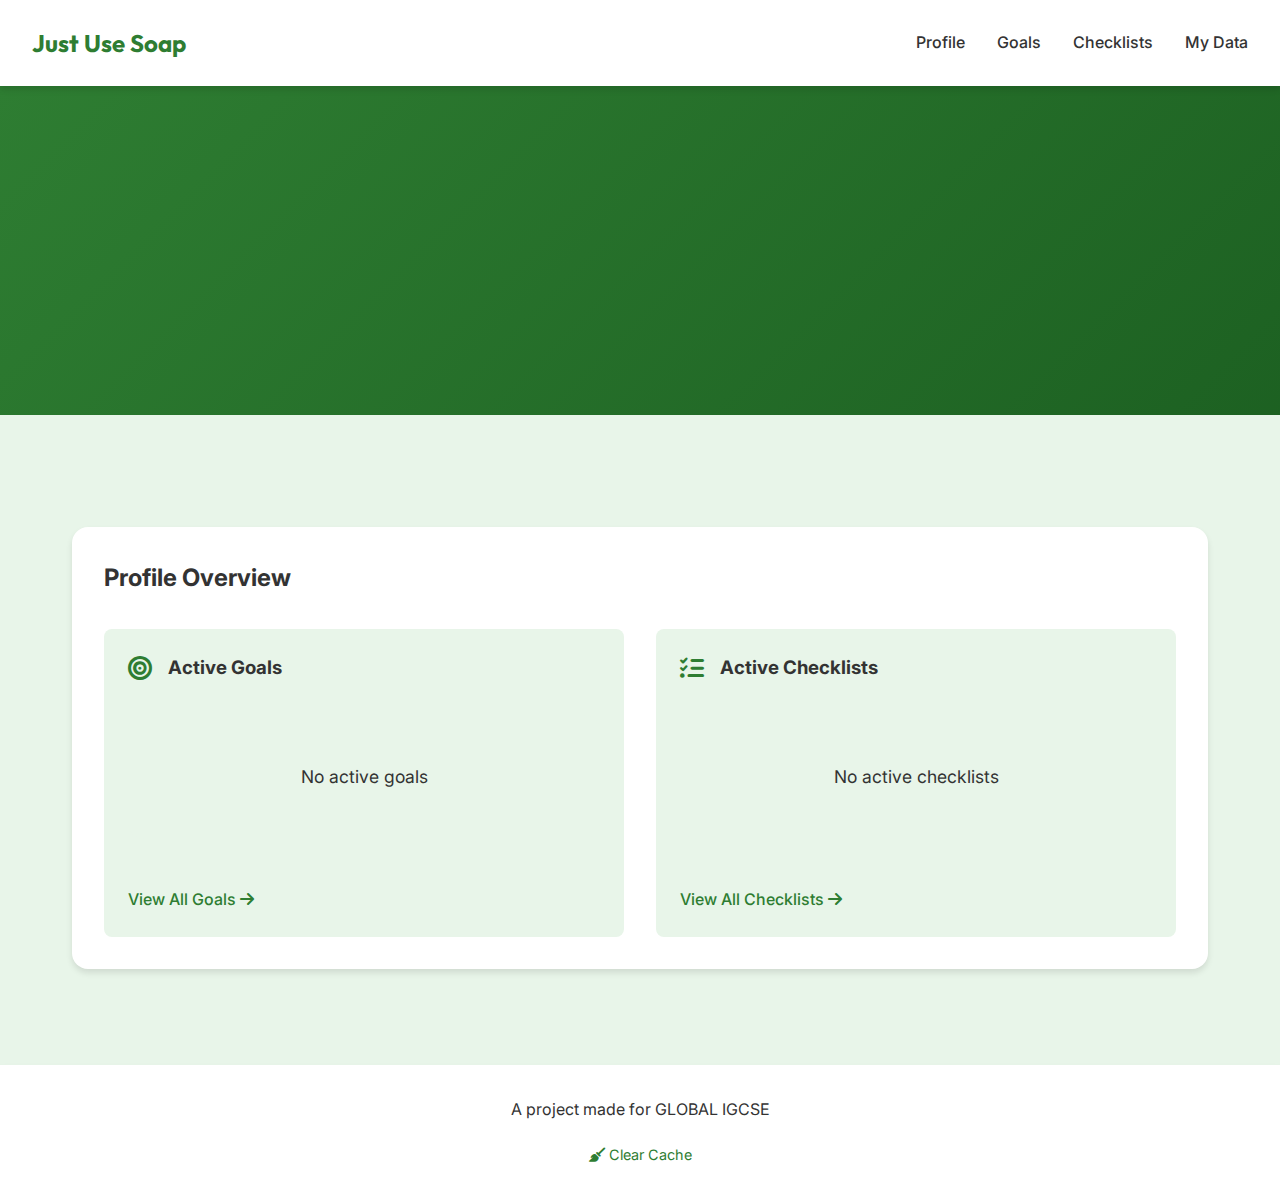
<file: index.html>
<!DOCTYPE html>
<html lang="en">
<head>
    <meta charset="UTF-8">
    <meta name="viewport" content="width=device-width, initial-scale=1.0">
    <title>Just Use Soap</title>
    <link href="https://fonts.googleapis.com/css2?family=Outfit:wght@600;700&display=swap" rel="stylesheet">
    <link href="https://fonts.googleapis.com/css2?family=Inter:wght@400;500;700;800&display=swap" rel="stylesheet">
    <link rel="stylesheet" href="https://cdnjs.cloudflare.com/ajax/libs/font-awesome/6.5.1/css/all.min.css">
    <link rel="stylesheet" href="styles.css">
</head>
<body>
    <nav>
        <a href="index.html" class="logo">Just Use Soap</a>
        <ul>
            <li><a href="index.html#profile">Profile</a></li>
            <li><a href="goals.html">Goals</a></li>
            <li><a href="checklists.html">Checklists</a></li>
            <li><a href="data.html">My Data</a></li>
        </ul>
    </nav>

    <header class="hero">
        <h1>Clean Living Starts Here</h1>
        <p>Simple. Effective. Just Use Soap.</p>
    </header>

    <main>
        <section id="profile" class="profile-section">
            <div class="profile-container">
                <h2>Profile Overview</h2>
                <div class="overview-grid">
                    <div class="overview-card">
                        <div class="card-header">
                            <i class="fas fa-bullseye"></i>
                            <h3>Active Goals</h3>
                        </div>
                        <div id="goals-overview" class="card-content">
                            <!-- Goals will be dynamically added here -->
                        </div>
                        <a href="goals.html" class="view-all">
                            View All Goals <i class="fas fa-arrow-right"></i>
                        </a>
                    </div>

                    <div class="overview-card">
                        <div class="card-header">
                            <i class="fas fa-list-check"></i>
                            <h3>Active Checklists</h3>
                        </div>
                        <div id="checklists-overview" class="card-content">
                            <!-- Checklists will be dynamically added here -->
                        </div>
                        <a href="checklists.html" class="view-all">
                            View All Checklists <i class="fas fa-arrow-right"></i>
                        </a>
                    </div>
                </div>
            </div>
        </section>
    </main>

    <footer>
        <p>A project made for GLOBAL IGCSE</p>
        <button id="clear-cache" class="clear-cache-btn">
            <i class="fas fa-broom"></i> Clear Cache
        </button>
    </footer>

    <script src="script.js"></script>
    <script src="footer.js"></script>
</body>
</html>
</file>
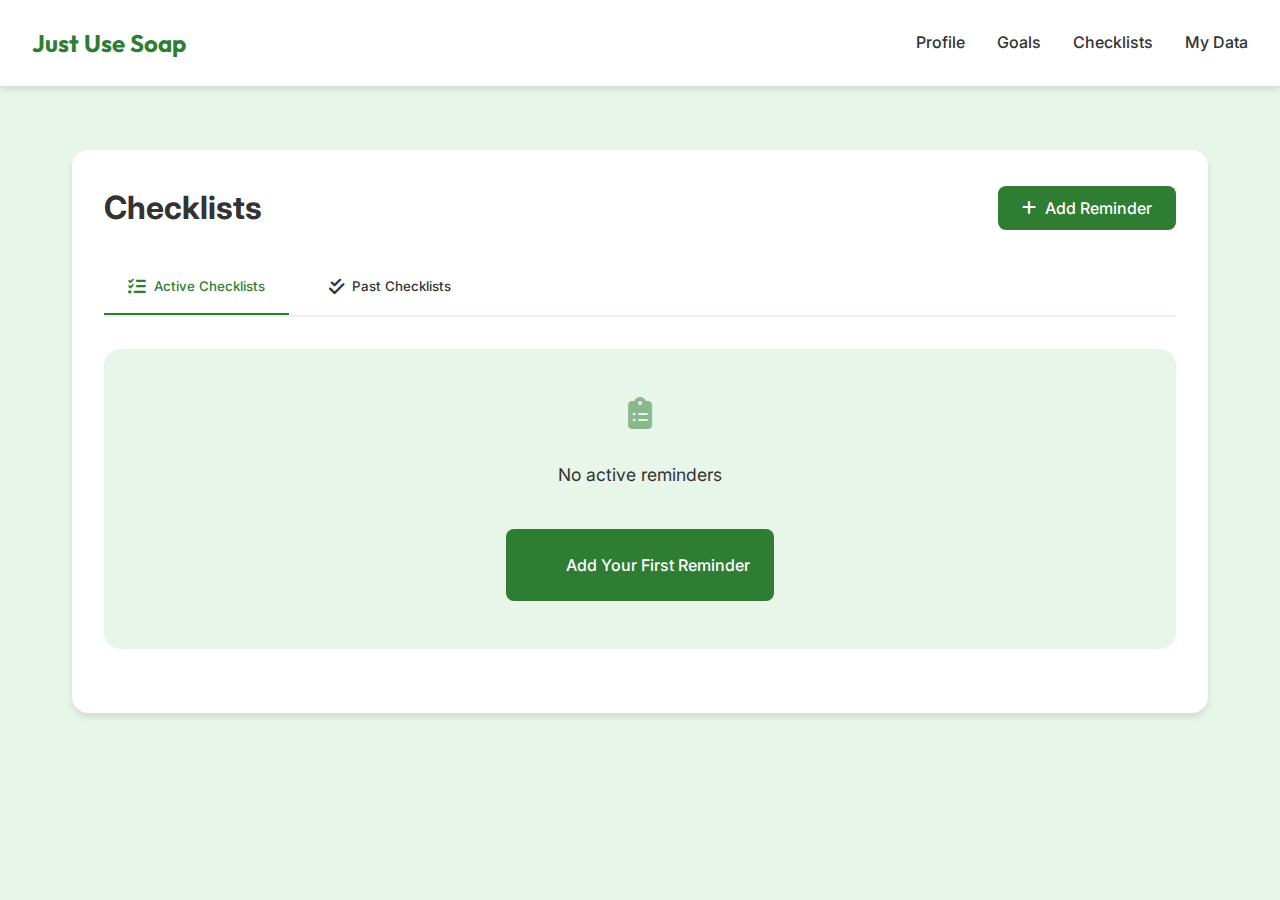
<file: checklists.html>
<!DOCTYPE html>
<html lang="en">
<head>
    <meta charset="UTF-8">
    <meta name="viewport" content="width=device-width, initial-scale=1.0">
    <title>Checklists - Just Use Soap</title>
    <link href="https://fonts.googleapis.com/css2?family=Outfit:wght@600;700&display=swap" rel="stylesheet">
    <link href="https://fonts.googleapis.com/css2?family=Inter:wght@400;500;700;800&display=swap" rel="stylesheet">
    <link rel="stylesheet" href="https://cdnjs.cloudflare.com/ajax/libs/font-awesome/6.5.1/css/all.min.css">
    <link rel="stylesheet" href="styles.css">
</head>
<body>
    <nav>
        <a href="index.html" class="logo">Just Use Soap</a>
        <ul>
            <li><a href="index.html#profile">Profile</a></li>
            <li><a href="goals.html">Goals</a></li>
            <li><a href="checklists.html">Checklists</a></li>
            <li><a href="data.html">My Data</a></li>
        </ul>
    </nav>

    <main>
        <section id="checklists" class="checklist-page">
            <div class="checklist-header">
                <h1>Checklists</h1>
                <button id="add-reminder" class="btn-primary animate-button">
                    <i class="fas fa-plus"></i> Add Reminder
                </button>
            </div>

            <div class="checklist-tabs">
                <button class="tab-btn active" data-tab="active">
                    <i class="fas fa-list-check"></i>
                    Active Checklists
                </button>
                <button class="tab-btn" data-tab="past">
                    <i class="fas fa-check-double"></i>
                    Past Checklists
                </button>
            </div>

            <div class="tab-content active" id="active-checklists">
                <div id="checklist-container"></div>
            </div>

            <div class="tab-content" id="past-checklists">
                <div id="past-checklist-container"></div>
            </div>

            <!-- Add Reminder Modal -->
            <div id="reminder-modal" class="modal">
                <div class="modal-content">
                    <div class="modal-header">
                        <h3>Add New Reminder</h3>
                        <button class="close-modal" id="close-reminder-modal">
                            <i class="fas fa-times"></i>
                        </button>
                    </div>
                    <form id="reminder-form">
                        <div class="form-group">
                            <label for="task-name">Task Name</label>
                            <input type="text" id="task-name" placeholder="Enter task name" required>
                        </div>

                        <div class="form-group">
                            <label for="frequency">Times Per Day</label>
                            <input type="number" id="frequency" min="1" value="1" required>
                        </div>

                        <div class="form-row">
                            <div class="form-group">
                                <label for="start-date">Start Date</label>
                                <input type="date" id="start-date" required>
                            </div>

                            <div class="form-group">
                                <label for="end-date">End Date</label>
                                <input type="date" id="end-date" required>
                            </div>
                        </div>
                        
                        <div class="form-actions">
                            <button type="button" class="btn-secondary" id="cancel-reminder">Cancel</button>
                            <button type="submit" class="btn-primary">Create Reminder</button>
                        </div>
                    </form>
                </div>
            </div>
        </section>
    </main>

    <script src="checklist.js"></script>
</body>
</html>
</file>
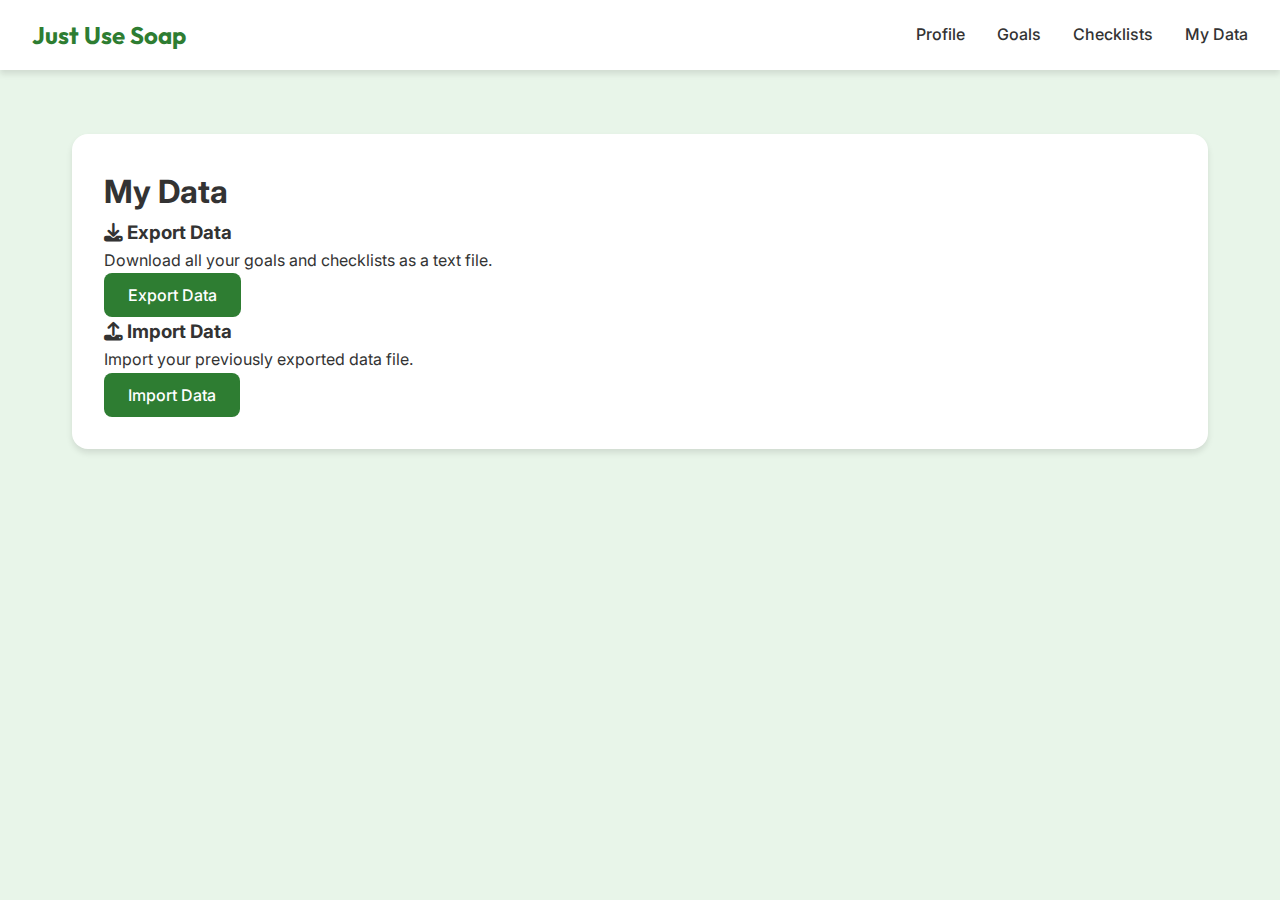
<file: data.html>
<!DOCTYPE html>
<html lang="en">
<head>
    <meta charset="UTF-8">
    <meta name="viewport" content="width=device-width, initial-scale=1.0">
    <title>My Data - Just Use Soap</title>
    <link href="https://fonts.googleapis.com/css2?family=Outfit:wght@600;700&display=swap" rel="stylesheet">
    <link href="https://fonts.googleapis.com/css2?family=Inter:wght@400;500;700;800&display=swap" rel="stylesheet">
    <link rel="stylesheet" href="https://cdnjs.cloudflare.com/ajax/libs/font-awesome/6.5.1/css/all.min.css">
    <link rel="stylesheet" href="styles.css">
</head>
<body>
    <nav>
        <div class="logo">Just Use Soap</div>
        <ul>
            <li><a href="index.html#profile">Profile</a></li>
            <li><a href="goals.html">Goals</a></li>
            <li><a href="checklists.html">Checklists</a></li>
            <li><a href="data.html">My Data</a></li>
        </ul>
    </nav>

    <main>
        <section class="data-section">
            <div class="data-container">
                <h1>My Data</h1>
                <div class="data-actions">
                    <div class="action-card">
                        <h3><i class="fas fa-download"></i> Export Data</h3>
                        <p>Download all your goals and checklists as a text file.</p>
                        <button id="export-btn" class="btn-primary">Export Data</button>
                    </div>
                    
                    <div class="action-card">
                        <h3><i class="fas fa-upload"></i> Import Data</h3>
                        <p>Import your previously exported data file.</p>
                        <input type="file" id="import-input" accept=".txt" style="display: none;">
                        <button id="import-btn" class="btn-primary">Import Data</button>
                    </div>
                </div>
            </div>
        </section>
    </main>

    <script src="data.js"></script>
</body>
</html>
</file>
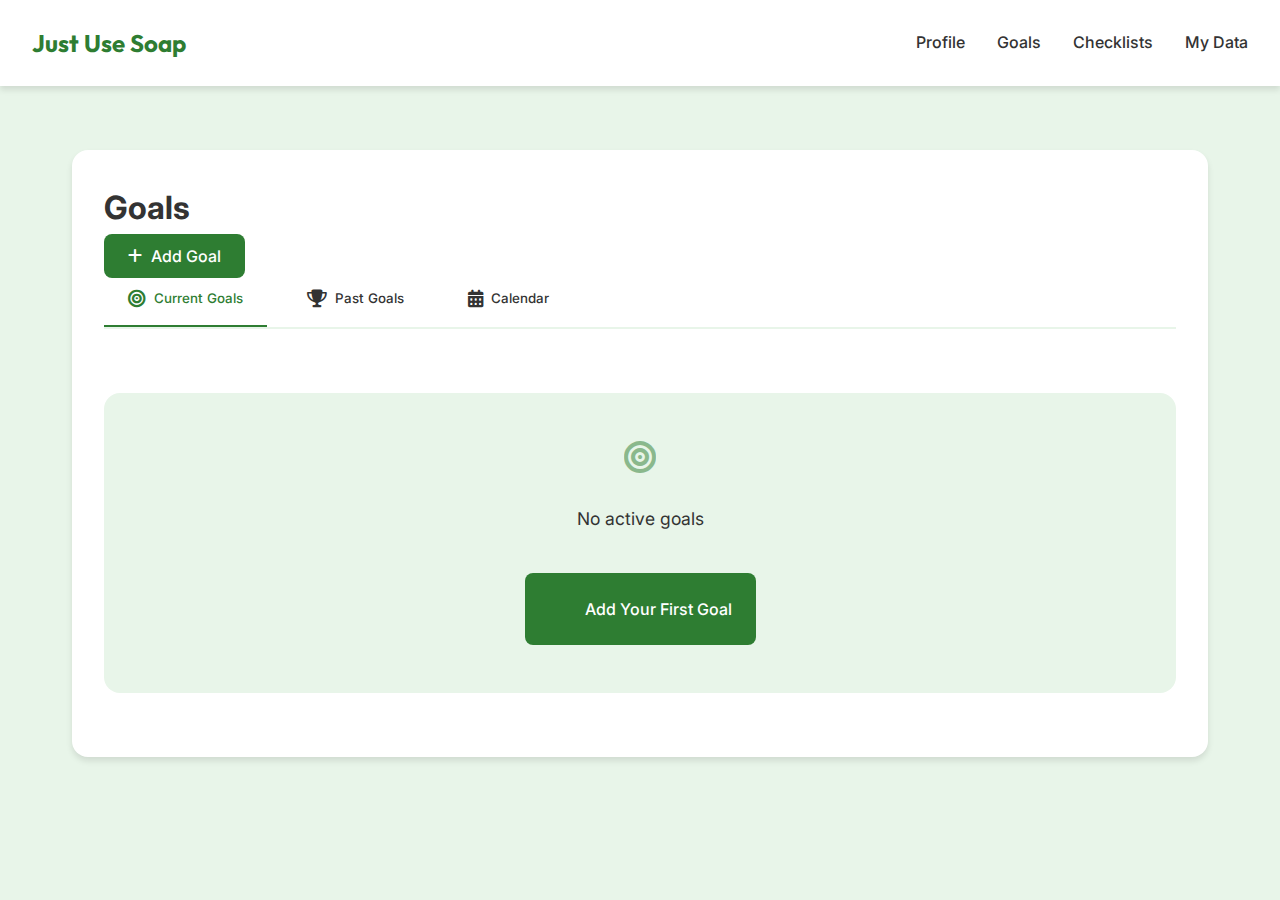
<file: goals.html>
<!DOCTYPE html>
<html lang="en">
<head>
    <meta charset="UTF-8">
    <meta name="viewport" content="width=device-width, initial-scale=1.0">
    <title>Goals - Just Use Soap</title>
    <link href="https://fonts.googleapis.com/css2?family=Outfit:wght@600;700&display=swap" rel="stylesheet">
    <link href="https://fonts.googleapis.com/css2?family=Inter:wght@400;500;700;800&display=swap" rel="stylesheet">
    <link rel="stylesheet" href="https://cdnjs.cloudflare.com/ajax/libs/font-awesome/6.5.1/css/all.min.css">
    <link rel="stylesheet" href="styles.css">
</head>
<body>
    <nav>
        <a href="index.html" class="logo">Just Use Soap</a>
        <ul>
            <li><a href="index.html#profile">Profile</a></li>
            <li><a href="goals.html">Goals</a></li>
            <li><a href="checklists.html">Checklists</a></li>
            <li><a href="data.html">My Data</a></li>
        </ul>
    </nav>

    <main>
        <section id="goals" class="goals-page">
            <div class="goals-header">
                <h1>Goals</h1>
                <button id="add-goal" class="btn-primary animate-button">
                    <i class="fas fa-plus"></i> Add Goal
                </button>
            </div>
            
            <div class="goals-tabs">
                <button class="tab-btn active" data-tab="current">
                    <i class="fas fa-bullseye"></i>
                    Current Goals
                </button>
                <button class="tab-btn" data-tab="past">
                    <i class="fas fa-trophy"></i>
                    Past Goals
                </button>
                <button class="tab-btn" data-tab="calendar">
                    <i class="fas fa-calendar-alt"></i>
                    Calendar
                </button>
            </div>

            <div class="goals-content">
                <div id="current-goals" class="tab-content active">
                    <div id="current-goals-container" class="goals-grid">
                        <!-- Current goals will be displayed here -->
                    </div>
                </div>
                
                <div id="past-goals" class="tab-content">
                    <div id="past-goals-container" class="goals-grid">
                        <!-- Past goals will be displayed here -->
                    </div>
                </div>

                <div id="calendar-goals" class="tab-content">
                    <div class="calendar-controls">
                        <button class="btn-secondary" id="prev-month">
                            <i class="fas fa-chevron-left"></i>
                        </button>
                        <h2 id="calendar-month">Month Year</h2>
                        <button class="btn-secondary" id="next-month">
                            <i class="fas fa-chevron-right"></i>
                        </button>
                    </div>
                    <div class="calendar-grid">
                        <div class="calendar-header">
                            <div>Sun</div>
                            <div>Mon</div>
                            <div>Tue</div>
                            <div>Wed</div>
                            <div>Thu</div>
                            <div>Fri</div>
                            <div>Sat</div>
                        </div>
                        <div id="calendar-days" class="calendar-days">
                            <!-- Calendar days will be generated here -->
                        </div>
                    </div>
                </div>
            </div>
        </section>

        <!-- Add Goal Modal -->
        <div id="goal-modal" class="modal">
            <div class="modal-content">
                <div class="modal-header">
                    <h3>Create New Goal</h3>
                    <button class="close-modal" id="close-modal">
                        <i class="fas fa-times"></i>
                    </button>
                </div>
                <form id="goal-form">
                    <div class="form-group">
                        <label for="goal-type">Goal Type</label>
                        <select id="goal-type" required>
                            <option value="weight">Weight Goal</option>
                            <option value="skin">Skin Care</option>
                            <option value="hair">Hair Growth</option>
                            <option value="exercise">Exercise</option>
                            <option value="nutrition">Nutrition</option>
                            <option value="sleep">Sleep</option>
                            <option value="meditation">Meditation</option>
                            <option value="reading">Reading</option>
                            <option value="learning">Learning</option>
                            <option value="custom">Custom Goal</option>
                        </select>
                    </div>

                    <div class="form-group">
                        <label for="goal-title">Goal Title</label>
                        <input type="text" id="goal-title" placeholder="Enter your goal title" required>
                    </div>
                    
                    <div class="form-row">
                        <div class="form-group">
                            <label for="current-value">Current Value</label>
                            <input type="number" id="current-value" step="0.01" required>
                        </div>

                        <div class="form-group">
                            <label for="target-value">Target Value</label>
                            <input type="number" id="target-value" step="0.01" required>
                        </div>

                        <div class="form-group">
                            <label for="unit">Unit</label>
                            <input type="text" id="unit" placeholder="kg, cm, etc." required>
                        </div>
                    </div>

                    <div class="form-group">
                        <label for="due-date">Due Date</label>
                        <input type="date" id="due-date" required>
                    </div>

                    <div class="form-group">
                        <label for="notes">Notes (Optional)</label>
                        <textarea id="notes" rows="3" placeholder="Add any additional notes about your goal"></textarea>
                    </div>
                    
                    <div class="form-actions">
                        <button type="button" class="btn-secondary" id="cancel-goal">Cancel</button>
                        <button type="submit" class="btn-primary">Create Goal</button>
                    </div>
                </form>
            </div>
        </div>

        <!-- Add Progress Modal -->
        <div id="progress-modal" class="modal">
            <div class="modal-content">
                <div class="modal-header">
                    <h3>Add Progress for <span id="selected-date"></span></h3>
                    <button class="close-modal" id="close-progress-modal">
                        <i class="fas fa-times"></i>
                    </button>
                </div>
                <form id="progress-form">
                    <div class="form-group">
                        <label for="progress-image">Progress Image</label>
                        <input type="file" id="progress-image" accept="image/*" required>
                        <div id="image-preview" class="image-preview"></div>
                    </div>
                    
                    <div class="form-group">
                        <label for="progress-notes">Notes</label>
                        <textarea id="progress-notes" rows="3" placeholder="Add notes about your progress"></textarea>
                    </div>

                    <div class="form-group">
                        <label for="progress-goal">Related Goal (Optional)</label>
                        <select id="progress-goal">
                            <option value="">Select a goal</option>
                            <!-- Active goals will be populated here -->
                        </select>
                    </div>
                    
                    <div class="form-actions">
                        <button type="button" class="btn-secondary" id="cancel-progress">Cancel</button>
                        <button type="submit" class="btn-primary">Save Progress</button>
                    </div>
                </form>
            </div>
        </div>
    </main>

    <script src="goals.js"></script>
</body>
</html>
</file>
<file: styles.css>
:root {
    --primary-green: #2e7d32;
    --light-green: #e8f5e9;
    --dark: #333333;
    --text-green: #1b5e20;
    --white: #ffffff;
    --shadow: 0 4px 6px rgba(0, 0, 0, 0.1);
    --hover-shadow: 0 8px 15px rgba(0, 0, 0, 0.15);
    --transition-speed: 0.3s;
}

* {
    margin: 0;
    padding: 0;
    box-sizing: border-box;
    font-family: 'Inter', 'Segoe UI', sans-serif;
}

html {
    overflow-x: hidden;
}

body {
    background-color: var(--light-green);
    color: var(--dark);
    line-height: 1.6;
    min-height: 100vh;
    overflow-x: hidden;
    position: relative;
}

/* Main Content Layout */
main {
    max-width: 1200px;
    margin: 0 auto;
    padding: 2rem;
    position: relative;
    z-index: 1;
    animation: fadeIn 0.5s ease-out;
}

/* Navigation */
nav {
    background-color: var(--white);
    padding: 1rem 2rem;
    box-shadow: var(--shadow);
    display: flex;
    justify-content: space-between;
    align-items: center;
    position: sticky;
    top: 0;
    z-index: 100;
    transition: transform var(--transition-speed), box-shadow var(--transition-speed);
    width: 100%;
}

nav.scroll-up {
    transform: translateY(0);
}

nav.scroll-down {
    transform: translateY(-100%);
}

.logo {
    color: var(--primary-green);
    font-family: 'Outfit', sans-serif;
    font-weight: 700;
    font-size: 1.5rem;
    text-decoration: none;
    transition: transform var(--transition-speed);
}

.logo:hover {
    transform: scale(1.05);
}

nav ul {
    display: flex;
    gap: 2rem;
    list-style: none;
    margin: 0;
    padding: 0;
}

nav a {
    color: var(--dark);
    text-decoration: none;
    font-weight: 500;
    transition: all var(--transition-speed);
    position: relative;
    padding: 0.5rem 0;
}

nav a::after {
    content: '';
    position: absolute;
    width: 0;
    height: 2px;
    bottom: 0;
    left: 0;
    background-color: var(--primary-green);
    transition: width var(--transition-speed);
}

nav a:hover::after {
    width: 100%;
}

/* Hero Section */
.hero {
    background-color: var(--primary-green);
    color: var(--white);
    text-align: center;
    padding: 6rem 2rem;
    position: relative;
    overflow: hidden;
    margin-bottom: 3rem;
}

.hero::before {
    content: '';
    position: absolute;
    top: 0;
    left: 0;
    right: 0;
    bottom: 0;
    background: linear-gradient(135deg, rgba(46, 125, 50, 0.9), rgba(27, 94, 32, 0.9));
    z-index: 1;
}

.hero > * {
    position: relative;
    z-index: 2;
}

.hero h1 {
    font-family: 'Outfit', sans-serif;
    font-size: clamp(2rem, 5vw, 3.5rem);
    margin-bottom: 1rem;
    opacity: 0;
    transform: translateY(20px);
    animation: fadeInUp 0.8s forwards;
}

.hero p {
    font-size: clamp(1rem, 2vw, 1.2rem);
    opacity: 0;
    transform: translateY(20px);
    animation: fadeInUp 0.8s 0.2s forwards;
}

/* Profile Overview */
.profile-overview {
    margin-bottom: 2rem;
}

/* Cards and Sections */
.profile-section, .goals-page, .checklist-page, .data-section {
    background-color: var(--white);
    border-radius: 1rem;
    padding: 2rem;
    margin-top: 2rem;
    box-shadow: var(--shadow);
    transition: transform var(--transition-speed), box-shadow var(--transition-speed);
    position: relative;
    z-index: 2;
}

.overview-grid {
    display: grid;
    grid-template-columns: repeat(auto-fit, minmax(300px, 1fr));
    gap: 2rem;
    margin-top: 2rem;
}

.overview-card {
    background-color: var(--light-green);
    border-radius: 0.5rem;
    padding: 1.5rem;
    transition: all var(--transition-speed);
    position: relative;
    overflow: hidden;
    height: 100%;
}

.card-header {
    display: flex;
    align-items: center;
    gap: 1rem;
    margin-bottom: 1rem;
}

.card-header i {
    color: var(--primary-green);
    font-size: 1.5rem;
}

.overview-item {
    display: flex;
    align-items: center;
    gap: 1rem;
    padding: 1rem 0;
    border-bottom: 1px solid rgba(0, 0, 0, 0.1);
}

.view-all {
    display: inline-block;
    margin-top: 1rem;
    color: var(--primary-green);
    text-decoration: none;
    font-weight: 500;
}

/* Buttons */
.btn-primary {
    background-color: var(--primary-green);
    color: var(--white);
    border: none;
    display: inline-flex;
    align-items: center;
    justify-content: center;
    gap: 0.5rem;
    font-size: 1rem;
}

.btn-secondary {
    background-color: transparent;
    color: var(--dark);
    border: 1px solid var(--dark);
    display: inline-flex;
    align-items: center;
    justify-content: center;
    gap: 0.5rem;
    font-size: 1rem;
}

.btn-primary, .btn-secondary {
    padding: 0.75rem 1.5rem;
    border-radius: 0.5rem;
    cursor: pointer;
    font-weight: 500;
    transition: all var(--transition-speed);
    position: relative;
    overflow: hidden;
    z-index: 1;
    text-decoration: none;
}

.btn-primary:hover {
    background-color: var(--text-green);
    transform: translateY(-2px);
    box-shadow: var(--shadow);
}

.btn-secondary:hover {
    background-color: var(--dark);
    color: var(--white);
    transform: translateY(-2px);
    box-shadow: var(--shadow);
}

/* Checklist Styles */
.checklist-page {
    background-color: var(--white);
    border-radius: 1rem;
    padding: 2rem;
    margin-top: 2rem;
    box-shadow: var(--shadow);
}

.checklist-header {
    display: flex;
    justify-content: space-between;
    align-items: center;
    margin-bottom: 2rem;
}

.checklist-tabs {
    display: flex;
    gap: 1rem;
    margin-bottom: 2rem;
    border-bottom: 2px solid var(--light-green);
    padding-bottom: 0.5rem;
}

.checklist-item {
    background-color: var(--light-green);
    border-radius: 0.5rem;
    padding: 1.5rem;
    margin-bottom: 1rem;
    display: flex;
    justify-content: space-between;
    align-items: center;
    transition: all var(--transition-speed);
}

.checklist-item:hover {
    transform: translateY(-2px);
    box-shadow: var(--shadow);
}

.checklist-circle {
    width: 40px;
    height: 40px;
    border-radius: 50%;
    border: 2px solid var(--primary-green);
    margin-right: 1rem;
    cursor: pointer;
    position: relative;
    flex-shrink: 0;
    transition: all var(--transition-speed);
}

.checklist-circle.filling::before {
    content: '';
    position: absolute;
    top: 50%;
    left: 50%;
    transform: translate(-50%, -50%);
    width: calc(100% * var(--fill-percent, 0) / 100);
    height: calc(100% * var(--fill-percent, 0) / 100);
    background-color: var(--primary-green);
    border-radius: 50%;
    transition: all var(--transition-speed);
}

.checklist-circle.completed {
    background-color: var(--primary-green);
}

.checklist-circle:hover {
    transform: scale(1.1);
}

.checklist-item h4 {
    font-size: 1.1rem;
    margin-bottom: 0.5rem;
    color: var(--dark);
}

.checklist-item p {
    color: var(--text-green);
    font-size: 0.9rem;
    margin-bottom: 0.25rem;
}

.checklist-item .status {
    display: inline-block;
    padding: 0.25rem 0.5rem;
    border-radius: 1rem;
    font-size: 0.8rem;
    font-weight: 500;
    margin-top: 0.5rem;
}

.checklist-item .status.completed {
    background-color: var(--primary-green);
    color: var(--white);
}

.checklist-item .status.expired {
    background-color: #ffebee;
    color: #d32f2f;
}

/* Form Row */
.form-row {
    display: grid;
    grid-template-columns: repeat(auto-fit, minmax(200px, 1fr));
    gap: 1rem;
    margin-bottom: 1.5rem;
}

/* Empty States */
.empty-message {
    text-align: center;
    padding: 3rem 2rem;
    background-color: var(--light-green);
    border-radius: 1rem;
    margin: 2rem 0;
}

.empty-message i {
    font-size: 2.5rem;
    color: var(--primary-green);
    margin-bottom: 1rem;
}

.empty-message p {
    font-size: 1.1rem;
    color: var(--dark);
    margin-bottom: 1.5rem;
}

/* Responsive Styles */
@media (max-width: 768px) {
    .checklist-page {
        padding: 1rem;
    }

    .checklist-header {
        flex-direction: column;
        gap: 1rem;
        text-align: center;
    }

    .checklist-tabs {
        overflow-x: auto;
        padding-bottom: 1rem;
    }

    .form-row {
        grid-template-columns: 1fr;
    }

    .checklist-item {
        flex-direction: column;
        text-align: center;
        gap: 1rem;
    }

    .checklist-circle {
        margin-right: 0;
        margin-bottom: 0.5rem;
    }
}

/* Modal Styles */
.modal {
    display: none;
    position: fixed;
    top: 0;
    left: 0;
    width: 100%;
    height: 100%;
    background-color: rgba(0, 0, 0, 0.5);
    z-index: 1000;
    opacity: 0;
    visibility: hidden;
    transition: all var(--transition-speed);
}

.modal.active {
    opacity: 1;
    visibility: visible;
    display: flex;
    align-items: center;
    justify-content: center;
}

.modal-content {
    background-color: var(--white);
    padding: 2rem;
    border-radius: 1rem;
    width: 90%;
    max-width: 500px;
    margin: 2rem;
    position: relative;
    transform: translateY(-20px);
    opacity: 0;
    transition: all var(--transition-speed);
}

.modal.active .modal-content {
    transform: translateY(0);
    opacity: 1;
}

/* Form Styles */
.form-group {
    margin-bottom: 1.5rem;
}

label {
    display: block;
    margin-bottom: 0.5rem;
    font-weight: 500;
}

input, select, textarea {
    width: 100%;
    padding: 0.75rem;
    border: 1px solid #ddd;
    border-radius: 0.5rem;
    font-size: 1rem;
    background-color: var(--white);
}

/* Footer */
footer {
    background-color: var(--white);
    padding: 2rem;
    text-align: center;
    margin-top: 4rem;
    box-shadow: var(--shadow);
    position: relative;
    z-index: 1;
}

.clear-cache-btn {
    background: none;
    border: none;
    color: var(--primary-green);
    cursor: pointer;
    margin-top: 1rem;
    font-size: 0.9rem;
    padding: 0.5rem 1rem;
    border-radius: 0.25rem;
    transition: background-color var(--transition-speed);
}

.clear-cache-btn:hover {
    background-color: var(--light-green);
}

/* Responsive Design */
@media (max-width: 768px) {
    nav {
        padding: 1rem;
    }

    nav ul {
        gap: 1rem;
    }

    .hero {
        padding: 4rem 1rem;
    }

    .profile-section, .goals-page, .checklist-page, .data-section {
        padding: 1.5rem;
        margin-top: 1rem;
    }

    .overview-grid {
        grid-template-columns: 1fr;
    }

    .modal-content {
        margin: 1rem;
        padding: 1.5rem;
    }
}

/* Fix for Safari */
@supports (-webkit-touch-callout: none) {
    .modal {
        -webkit-backdrop-filter: blur(5px);
    }
}

/* Goal Cards */
.goals-grid {
    display: grid;
    grid-template-columns: repeat(auto-fit, minmax(300px, 1fr));
    gap: 2rem;
    margin-top: 2rem;
}

.goal-card {
    background-color: var(--white);
    border-radius: 1rem;
    padding: 1.5rem;
    box-shadow: var(--shadow);
    transition: all var(--transition-speed);
    position: relative;
    overflow: hidden;
}

.goal-card:hover {
    transform: translateY(-5px);
    box-shadow: var(--hover-shadow);
}

.goal-header {
    display: flex;
    align-items: center;
    gap: 1rem;
    margin-bottom: 1rem;
}

.goal-icon {
    width: 40px;
    height: 40px;
    border-radius: 50%;
    background-color: var(--light-green);
    display: flex;
    align-items: center;
    justify-content: center;
    font-size: 1.2rem;
    color: var(--primary-green);
    position: relative;
}

.goal-icon.completed {
    background-color: var(--primary-green);
    color: var(--white);
}

.check-mark {
    position: absolute;
    bottom: -2px;
    right: -2px;
    background-color: var(--text-green);
    border-radius: 50%;
    padding: 0.2rem;
    font-size: 0.8rem;
    color: var(--white);
}

.goal-type {
    text-transform: capitalize;
    color: var(--text-green);
    font-weight: 500;
}

.goal-title {
    font-size: 1.2rem;
    margin-bottom: 1rem;
    color: var(--dark);
}

.goal-progress {
    margin-bottom: 1rem;
}

.progress-bar {
    width: 100%;
    height: 8px;
    background-color: var(--light-green);
    border-radius: 4px;
    overflow: hidden;
    margin-bottom: 0.5rem;
}

.progress-fill {
    height: 100%;
    background-color: var(--primary-green);
    border-radius: 4px;
    transition: width var(--transition-speed);
}

.goal-values {
    display: flex;
    justify-content: space-between;
    font-size: 0.9rem;
    color: var(--dark);
}

.goal-notes {
    font-size: 0.9rem;
    color: var(--dark);
    margin-bottom: 1rem;
    line-height: 1.4;
}

.update-value, .delete-goal {
    background: none;
    border: none;
    color: var(--primary-green);
    cursor: pointer;
    padding: 0.5rem;
    border-radius: 0.25rem;
    transition: all var(--transition-speed);
    display: inline-flex;
    align-items: center;
    gap: 0.5rem;
    font-size: 0.9rem;
}

.update-value:hover {
    background-color: var(--light-green);
}

.delete-goal {
    color: #d32f2f;
    margin-left: auto;
}

.delete-goal:hover {
    background-color: #ffebee;
}

.empty-message {
    text-align: center;
    color: var(--dark);
    padding: 2rem;
    background-color: var(--light-green);
    border-radius: 0.5rem;
    font-size: 1.1rem;
}

/* Form Actions */
.form-actions {
    display: flex;
    justify-content: flex-end;
    gap: 1rem;
    margin-top: 2rem;
}

/* Tabs */
.goals-tabs {
    display: flex;
    gap: 1rem;
    margin-bottom: 2rem;
    border-bottom: 2px solid var(--light-green);
    padding-bottom: 0.5rem;
}

.tab-btn {
    background: none;
    border: none;
    padding: 0.75rem 1.5rem;
    cursor: pointer;
    font-weight: 500;
    color: var(--dark);
    border-radius: 0.5rem 0.5rem 0 0;
    transition: all var(--transition-speed);
    display: flex;
    align-items: center;
    gap: 0.5rem;
    position: relative;
}

.tab-btn i {
    font-size: 1.1rem;
}

.tab-btn::after {
    content: '';
    position: absolute;
    bottom: -0.5rem;
    left: 0;
    width: 100%;
    height: 2px;
    background-color: var(--primary-green);
    transform: scaleX(0);
    transition: transform var(--transition-speed);
}

.tab-btn:hover {
    color: var(--primary-green);
}

.tab-btn.active {
    color: var(--primary-green);
}

.tab-btn.active::after {
    transform: scaleX(1);
}

.tab-content {
    display: none;
    opacity: 0;
    transform: translateY(10px);
    transition: all var(--transition-speed);
}

.tab-content.active {
    display: block;
    opacity: 1;
    transform: translateY(0);
}

/* Modal Header */
.modal-header {
    display: flex;
    justify-content: space-between;
    align-items: center;
    margin-bottom: 1.5rem;
}

.close-modal {
    background: none;
    border: none;
    color: var(--dark);
    font-size: 1.2rem;
    cursor: pointer;
    padding: 0.5rem;
    border-radius: 50%;
    transition: all var(--transition-speed);
    display: flex;
    align-items: center;
    justify-content: center;
}

.close-modal:hover {
    background-color: var(--light-green);
    color: var(--primary-green);
    transform: rotate(90deg);
}

/* Form Layout */
.form-row {
    display: grid;
    grid-template-columns: repeat(auto-fit, minmax(150px, 1fr));
    gap: 1rem;
    margin-bottom: 1.5rem;
}

.form-group {
    margin-bottom: 1.5rem;
}

.form-group:last-child {
    margin-bottom: 0;
}

label {
    display: block;
    margin-bottom: 0.5rem;
    font-weight: 500;
    color: var(--dark);
}

input, select, textarea {
    width: 100%;
    padding: 0.75rem;
    border: 1px solid #ddd;
    border-radius: 0.5rem;
    font-size: 1rem;
    background-color: var(--white);
    transition: all var(--transition-speed);
}

input:focus, select:focus, textarea:focus {
    outline: none;
    border-color: var(--primary-green);
    box-shadow: 0 0 0 2px rgba(46, 125, 50, 0.1);
}

input::placeholder, textarea::placeholder {
    color: #999;
}

/* Form Actions */
.form-actions {
    display: flex;
    justify-content: flex-end;
    gap: 1rem;
    margin-top: 2rem;
    padding-top: 1rem;
    border-top: 1px solid var(--light-green);
}

/* Empty States */
.empty-message {
    text-align: center;
    color: var(--dark);
    padding: 3rem 2rem;
    background-color: var(--light-green);
    border-radius: 1rem;
    font-size: 1.1rem;
    display: flex;
    flex-direction: column;
    align-items: center;
    gap: 1rem;
}

.empty-message i {
    font-size: 2rem;
    color: var(--primary-green);
    opacity: 0.5;
}

/* Calendar Styles */
.calendar-controls {
    display: flex;
    align-items: center;
    justify-content: center;
    gap: 2rem;
    margin-bottom: 2rem;
}

.calendar-controls h2 {
    font-family: 'Outfit', sans-serif;
    font-size: 1.5rem;
    min-width: 200px;
    text-align: center;
}

.calendar-grid {
    background-color: var(--white);
    border-radius: 1rem;
    padding: 1.5rem;
    box-shadow: var(--shadow);
    overflow: hidden;
    width: 100%;
}

.calendar-header {
    display: grid;
    grid-template-columns: repeat(7, 1fr);
    gap: 0.5rem;
    margin-bottom: 0.5rem;
    text-align: center;
    font-weight: 500;
    color: var(--primary-green);
}

.calendar-days {
    display: grid;
    grid-template-columns: repeat(7, 1fr);
    gap: 0.5rem;
    width: 100%;
}

.calendar-day {
    aspect-ratio: 1;
    border: 1px solid var(--light-green);
    border-radius: 0.5rem;
    padding: 0.5rem;
    cursor: pointer;
    transition: all var(--transition-speed);
    position: relative;
    background-color: var(--white);
    display: flex;
    flex-direction: column;
    gap: 0.25rem;
    min-height: 80px;
}

.calendar-day.other-month {
    opacity: 0.5;
    pointer-events: none;
    background-color: var(--light-green);
}

.calendar-day:hover {
    border-color: var(--primary-green);
    transform: translateY(-2px);
    box-shadow: var(--shadow);
}

.calendar-day .date {
    font-size: 0.9rem;
    font-weight: 500;
    margin-bottom: 0.25rem;
}

.calendar-day .progress-image {
    width: 100%;
    height: calc(100% - 2rem);
    object-fit: cover;
    border-radius: 0.25rem;
}

.calendar-day .progress-indicator {
    position: absolute;
    bottom: 0.25rem;
    right: 0.25rem;
    min-width: 1.5rem;
    height: 1.5rem;
    border-radius: 1rem;
    background-color: var(--primary-green);
    color: var(--white);
    font-size: 0.8rem;
    display: flex;
    align-items: center;
    justify-content: center;
    padding: 0 0.5rem;
    z-index: 2;
}

/* Image Preview */
.image-preview {
    margin-top: 1rem;
    width: 100%;
    height: 200px;
    border: 2px dashed var(--light-green);
    border-radius: 0.5rem;
    display: flex;
    align-items: center;
    justify-content: center;
    overflow: hidden;
}

.image-preview img {
    max-width: 100%;
    max-height: 100%;
    object-fit: contain;
}

.image-preview.drag-over {
    border-color: var(--primary-green);
    background-color: var(--light-green);
}

/* Progress Modal */
#progress-modal .modal-content {
    max-width: 600px;
}

#progress-image {
    padding: 1rem;
    border: 2px dashed var(--light-green);
    border-radius: 0.5rem;
    cursor: pointer;
    transition: all var(--transition-speed);
}

#progress-image:hover {
    border-color: var(--primary-green);
    background-color: var(--light-green);
}

/* Responsive Calendar */
@media (max-width: 768px) {
    .calendar-grid {
        padding: 1rem;
    }

    .calendar-header,
    .calendar-days {
        gap: 0.25rem;
    }

    .calendar-day {
        padding: 0.25rem;
        min-height: 60px;
    }

    .calendar-controls {
        gap: 1rem;
    }

    .calendar-controls h2 {
        font-size: 1.2rem;
        min-width: 150px;
    }
}

/* Progress Entries */
.progress-entries {
    max-height: 400px;
    overflow-y: auto;
    padding: 1rem;
}

.progress-entry {
    background-color: var(--light-green);
    border-radius: 0.5rem;
    padding: 1rem;
    margin-bottom: 1rem;
}

.progress-entry:last-child {
    margin-bottom: 0;
}

.progress-entry img {
    max-width: 100%;
    max-height: 200px;
    object-fit: contain;
    border-radius: 0.25rem;
    margin-bottom: 1rem;
}

.progress-entry p {
    margin-bottom: 0.5rem;
    line-height: 1.4;
}

.entry-time {
    color: var(--text-green);
    font-size: 0.9rem;
    margin-top: 0.5rem;
}

.progress-entry hr {
    border: none;
    border-top: 1px solid var(--light-green);
    margin: 1rem 0;
}
</file>
